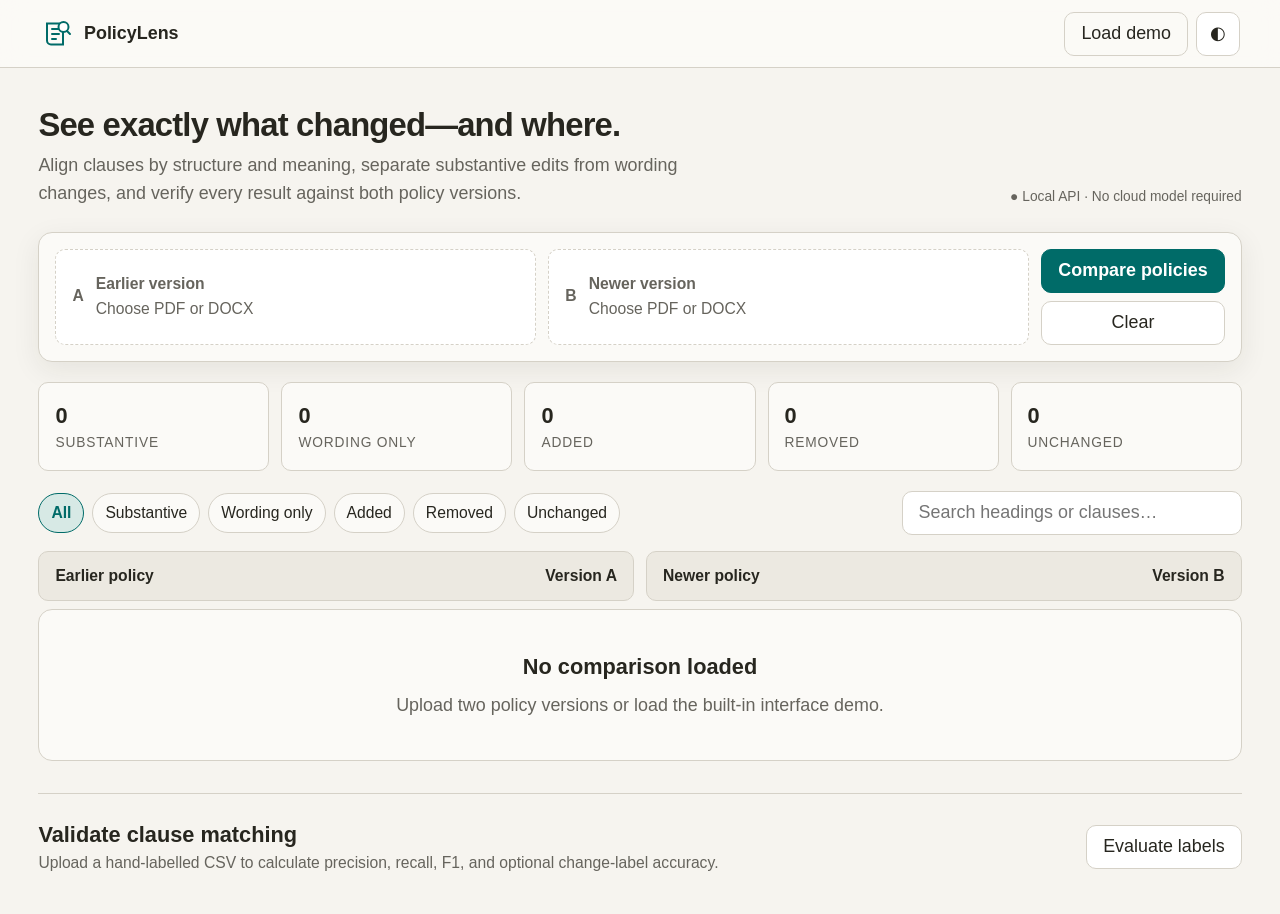
<file: frontend/policy-comparison.html>
<!doctype html>
<html lang="en" data-theme="light">
<head>
<meta charset="utf-8"><meta name="viewport" content="width=device-width,initial-scale=1">
<title>PolicyLens — Policy Comparison</title>
<link rel="preconnect" href="https://api.fontshare.com">
<link href="https://api.fontshare.com/v2/css?f[]=satoshi@400,500,700&f[]=general-sans@500,600,700&display=swap" rel="stylesheet">
<style>
/* Art direction: institutional review → calm, precise, evidence-first. Warm neutrals + ink teal. Dense but breathable. */
:root,[data-theme="light"]{--bg:#f6f4ef;--surface:#fbfaf7;--surface2:#fff;--offset:#ece9e1;--dynamic:#e2ded4;--border:#d5d1c7;--text:#27261f;--muted:#66645d;--faint:#8a877f;--primary:#006b68;--primary-hover:#005451;--primary-hi:#d7e9e5;--danger:#a13d3d;--danger-hi:#f3dddd;--warning:#9a5b14;--warning-hi:#f5e5ce;--success:#39734d;--success-hi:#dcebdd;--info:#356792;--info-hi:#dae7f2;--shadow:0 8px 28px rgb(38 34 23 / .08);--font-display:'General Sans','Helvetica Neue',sans-serif;--font-body:'Satoshi','Inter',sans-serif;--xs:clamp(.75rem,.7rem + .2vw,.875rem);--sm:clamp(.875rem,.82rem + .2vw,1rem);--base:clamp(1rem,.96rem + .2vw,1.125rem);--lg:clamp(1.125rem,1.04rem + .4vw,1.4rem);--xl:clamp(1.5rem,1.25rem + 1vw,2.1rem);--s1:.25rem;--s2:.5rem;--s3:.75rem;--s4:1rem;--s5:1.25rem;--s6:1.5rem;--s8:2rem;--s10:2.5rem;--r1:.375rem;--r2:.625rem;--r3:.875rem}
[data-theme="dark"]{--bg:#181816;--surface:#1e1e1b;--surface2:#252521;--offset:#2d2c27;--dynamic:#373630;--border:#47463f;--text:#e4e2da;--muted:#b5b2a9;--faint:#8f8c84;--primary:#67b9b1;--primary-hover:#83cbc4;--primary-hi:#263d39;--danger:#e58b87;--danger-hi:#482d2b;--warning:#e6b16c;--warning-hi:#493a26;--success:#89c99b;--success-hi:#2b4131;--info:#8bb7dd;--info-hi:#293b4c;--shadow:0 10px 30px rgb(0 0 0 / .3)}
*,*:before,*:after{box-sizing:border-box;margin:0;padding:0}html{scroll-behavior:smooth}body{min-height:100dvh;font-family:var(--font-body);font-size:var(--base);line-height:1.55;color:var(--text);background:var(--bg)}button,input{font:inherit;color:inherit}button{cursor:pointer}button:focus-visible,input:focus-visible{outline:2px solid var(--primary);outline-offset:2px}.skip{position:fixed;top:-100px;left:var(--s4);z-index:99;background:var(--text);color:var(--bg);padding:var(--s3)}.skip:focus{top:var(--s4)}
header{height:68px;display:flex;align-items:center;justify-content:space-between;padding:0 clamp(var(--s4),4vw,var(--s10));border-bottom:1px solid var(--border);background:color-mix(in oklab,var(--surface) 92%,transparent);backdrop-filter:blur(12px);position:sticky;top:0;z-index:20}.brand{display:flex;align-items:center;gap:var(--s3);font-family:var(--font-display);font-weight:700}.mark{width:32px;height:32px;color:var(--primary)}.header-actions{display:flex;gap:var(--s2)}.icon-btn,.btn{min-height:44px;border:1px solid var(--border);background:var(--surface2);border-radius:var(--r2);padding:0 var(--s4);display:inline-flex;align-items:center;justify-content:center;gap:var(--s2);transition:.18s ease}.icon-btn{width:44px;padding:0}.btn:hover,.icon-btn:hover{border-color:var(--primary);box-shadow:0 2px 8px rgb(0 0 0 / .06)}.btn.primary{background:var(--primary);border-color:var(--primary);color:#fff;font-weight:700}.btn.primary:hover{background:var(--primary-hover)}.btn.ghost{background:transparent}.btn:disabled{opacity:.55;cursor:not-allowed}
main{max-width:1520px;margin:auto;padding:clamp(var(--s5),3vw,var(--s10))}.intro{display:grid;grid-template-columns:1fr auto;gap:var(--s6);align-items:end;margin-bottom:var(--s6)}h1{font-family:var(--font-display);font-size:var(--xl);line-height:1.15;letter-spacing:-.025em}.lede{color:var(--muted);max-width:68ch;margin-top:var(--s2)}.privacy{font-size:var(--xs);color:var(--muted);display:flex;align-items:center;gap:var(--s2)}
.upload-shell{display:grid;grid-template-columns:1fr 1fr auto;gap:var(--s3);padding:var(--s4);background:var(--surface);border:1px solid var(--border);border-radius:var(--r3);box-shadow:var(--shadow);margin-bottom:var(--s5)}.upload{position:relative;min-height:92px;border:1px dashed var(--border);border-radius:var(--r2);padding:var(--s4);background:var(--surface2);display:flex;align-items:center;gap:var(--s3)}.upload input{position:absolute;inset:0;opacity:0;cursor:pointer}.upload strong,.upload span{display:block}.upload span{font-size:var(--sm);color:var(--muted);white-space:nowrap;overflow:hidden;text-overflow:ellipsis;max-width:34ch}.file-glyph{font-size:var(--lg);font-weight:700;color:var(--primary)}.action-stack{display:grid;gap:var(--s2);align-content:center}.notice{display:none;padding:var(--s3) var(--s4);border-radius:var(--r2);margin-bottom:var(--s4);font-size:var(--sm)}.notice.show{display:block}.notice.error{background:var(--danger-hi);color:var(--danger)}.notice.ok{background:var(--success-hi);color:var(--success)}
.stats{display:grid;grid-template-columns:repeat(5,1fr);gap:var(--s3);margin-bottom:var(--s5)}.stat{background:var(--surface);border:1px solid var(--border);border-radius:var(--r2);padding:var(--s4)}.stat b{font-family:var(--font-display);font-size:var(--lg);font-variant-numeric:tabular-nums}.stat span{display:block;color:var(--muted);font-size:var(--xs);text-transform:uppercase;letter-spacing:.06em}.toolbar{display:flex;justify-content:space-between;gap:var(--s4);align-items:center;margin-bottom:var(--s4)}.filters{display:flex;gap:var(--s2);flex-wrap:wrap}.chip{min-height:40px;border:1px solid var(--border);border-radius:999px;background:var(--surface);padding:0 var(--s3);font-size:var(--sm)}.chip.active{background:var(--primary-hi);border-color:var(--primary);color:var(--primary);font-weight:700}.search{min-height:44px;width:min(340px,100%);background:var(--surface2);border:1px solid var(--border);border-radius:var(--r2);padding:0 var(--s4)}
.compare-head,.change-grid{display:grid;grid-template-columns:minmax(0,1fr) minmax(0,1fr);gap:var(--s3)}.compare-head{position:sticky;top:68px;z-index:10;margin-bottom:var(--s2)}.doc-head{background:var(--offset);border:1px solid var(--border);border-radius:var(--r2);padding:var(--s3) var(--s4);font-size:var(--sm);font-weight:700;display:flex;justify-content:space-between}.change-list{display:grid;gap:var(--s3)}.change{background:var(--surface);border:1px solid var(--border);border-radius:var(--r3);overflow:hidden;content-visibility:auto}.change-top{display:flex;justify-content:space-between;gap:var(--s4);align-items:flex-start;padding:var(--s4);border-bottom:1px solid var(--border)}.change h2{font-family:var(--font-display);font-size:var(--lg)}.summary{font-size:var(--sm);color:var(--muted);margin-top:var(--s1)}.badge{white-space:nowrap;border-radius:999px;padding:var(--s1) var(--s3);font-size:var(--xs);font-weight:700}.badge.added{background:var(--success-hi);color:var(--success)}.badge.removed{background:var(--danger-hi);color:var(--danger)}.badge.substantive{background:var(--warning-hi);color:var(--warning)}.badge.wording{background:var(--info-hi);color:var(--info)}.badge.unchanged{background:var(--offset);color:var(--muted)}.pane{padding:var(--s4);min-height:138px}.pane:first-child{border-right:1px solid var(--border)}.clause-meta{display:flex;justify-content:space-between;gap:var(--s3);font-size:var(--xs);color:var(--muted);margin-bottom:var(--s3)}.clause-text{font-size:var(--sm);line-height:1.65}.citation{margin-top:var(--s3);display:inline-flex;align-items:center;gap:var(--s1);font-size:var(--xs);font-weight:700;color:var(--primary);background:var(--primary-hi);padding:var(--s1) var(--s2);border-radius:var(--r1)}.empty-pane{display:grid;place-content:center;color:var(--faint);font-size:var(--sm);text-align:center}.empty-state{text-align:center;background:var(--surface);border:1px solid var(--border);border-radius:var(--r3);padding:var(--s10);color:var(--muted)}.empty-state b{display:block;color:var(--text);font-size:var(--lg);margin-bottom:var(--s2)}.loading .change{height:210px;background:linear-gradient(90deg,var(--surface) 25%,var(--dynamic) 50%,var(--surface) 75%);background-size:200% 100%;animation:shimmer 1.4s infinite}@keyframes shimmer{to{background-position:-200% 0}}
.eval{margin-top:var(--s8);padding-top:var(--s6);border-top:1px solid var(--border);display:flex;justify-content:space-between;gap:var(--s4);align-items:center}.eval h2{font-size:var(--lg);font-family:var(--font-display)}.eval p{font-size:var(--sm);color:var(--muted)}.eval input{display:none}.eval-result{font-size:var(--sm);color:var(--primary);font-weight:700}
@media(max-width:820px){header{padding:0 var(--s4)}.intro{grid-template-columns:1fr}.privacy{display:none}.upload-shell{grid-template-columns:1fr}.stats{grid-template-columns:repeat(2,1fr)}.toolbar{align-items:stretch;flex-direction:column}.search{width:100%}.compare-head{display:none}.change-grid{grid-template-columns:1fr}.pane:first-child{border-right:0;border-bottom:1px solid var(--border)}.eval{align-items:flex-start;flex-direction:column}.header-actions .label{display:none}}@media(prefers-reduced-motion:reduce){*{animation:none!important;transition:none!important;scroll-behavior:auto!important}}
</style>
</head>
<body>
<a class="skip" href="#content">Skip to comparison</a>
<header><div class="brand"><svg class="mark" aria-label="PolicyLens logo" viewBox="0 0 32 32" fill="none"><path d="M7 5.5h12a4 4 0 0 1 4 4v17H11a4 4 0 0 1-4-4v-17Z" stroke="currentColor" stroke-width="2"/><path d="M12 11h7M12 16h7M12 21h4" stroke="currentColor" stroke-width="2" stroke-linecap="round"/><circle cx="23.5" cy="9" r="5" fill="var(--surface2)" stroke="currentColor" stroke-width="2"/><path d="m27 13 3 3" stroke="currentColor" stroke-width="2" stroke-linecap="round"/></svg><span>PolicyLens</span></div><div class="header-actions"><button id="demo" class="btn ghost"><span class="label">Load demo</span></button><button id="theme" class="icon-btn" aria-label="Switch color theme" title="Switch color theme">◐</button></div></header>
<main id="content">
<section class="intro"><div><h1>See exactly what changed—and where.</h1><p class="lede">Align clauses by structure and meaning, separate substantive edits from wording changes, and verify every result against both policy versions.</p></div><div class="privacy">● Local API · No cloud model required</div></section>
<section class="upload-shell" aria-label="Upload policy versions"><label class="upload"><input id="oldFile" type="file" accept=".pdf,.docx"><span class="file-glyph">A</span><span><strong>Earlier version</strong><span id="oldName">Choose PDF or DOCX</span></span></label><label class="upload"><input id="newFile" type="file" accept=".pdf,.docx"><span class="file-glyph">B</span><span><strong>Newer version</strong><span id="newName">Choose PDF or DOCX</span></span></label><div class="action-stack"><button id="compare" class="btn primary">Compare policies</button><button id="clear" class="btn">Clear</button></div></section>
<div id="notice" class="notice" role="status"></div>
<section id="stats" class="stats" aria-label="Change counts"></section>
<section class="toolbar"><div id="filters" class="filters" aria-label="Filter changes"></div><input id="search" class="search" type="search" placeholder="Search headings or clauses…" aria-label="Search changes"></section>
<div class="compare-head" aria-hidden="true"><div class="doc-head"><span id="oldHead">Earlier policy</span><span>Version A</span></div><div class="doc-head"><span id="newHead">Newer policy</span><span>Version B</span></div></div>
<section id="results" class="change-list" aria-live="polite"><div class="empty-state"><b>No comparison loaded</b>Upload two policy versions or load the built-in interface demo.</div></section>
<section class="eval"><div><h2>Validate clause matching</h2><p>Upload a hand-labelled CSV to calculate precision, recall, F1, and optional change-label accuracy.</p><div id="evalResult" class="eval-result"></div></div><label class="btn">Evaluate labels<input id="evalFile" type="file" accept=".csv"></label></section>
</main>
<script>
const API='http://localhost:8000';
const demoData={documents:{old:'Student Attendance Policy — 2024.docx',new:'Student Attendance Policy — 2026.docx'},counts:{added:1,removed:1,substantive:2,wording:1,unchanged:1},changes:[
{id:'1',status:'substantive',heading:'Attendance Requirement',score:.93,summary:'Substantive revision: replaces “80%” with “85%”.',old:{heading:'Attendance Requirement',text:'Students must attend at least 80% of scheduled instructional sessions to remain eligible for final assessment.',locator:'¶12–13'},new:{heading:'Attendance Requirement',text:'Students must attend at least 85% of scheduled instructional sessions to remain eligible for final assessment.',locator:'¶14–15'},citations:[{document:'Student Attendance Policy — 2024.docx',locator:'¶12–13'},{document:'Student Attendance Policy — 2026.docx',locator:'¶14–15'}]},
{id:'2',status:'wording',heading:'Notification',score:.89,summary:'Wording-only revision: replaces “inform the department promptly” with “promptly notify the department”.',old:{heading:'Notification',text:'A student should inform the department promptly when illness prevents attendance.',locator:'¶18'},new:{heading:'Notification',text:'A student should promptly notify the department when illness prevents attendance.',locator:'¶20'},citations:[{document:'Student Attendance Policy — 2024.docx',locator:'¶18'},{document:'Student Attendance Policy — 2026.docx',locator:'¶20'}]},
{id:'3',status:'substantive',heading:'Supporting Evidence',score:.86,summary:'Substantive revision: adds “within five working days”.',old:{heading:'Supporting Evidence',text:'Medical evidence must be submitted to the academic office.',locator:'¶21'},new:{heading:'Supporting Evidence',text:'Medical evidence must be submitted to the academic office within five working days.',locator:'¶24'},citations:[{document:'Student Attendance Policy — 2024.docx',locator:'¶21'},{document:'Student Attendance Policy — 2026.docx',locator:'¶24'}]},
{id:'4',status:'added',heading:'Accessibility Adjustments',score:null,summary:'Clause added in the newer version.',old:null,new:{heading:'Accessibility Adjustments',text:'Approved accessibility adjustments may modify how attendance is recorded without reducing required learning outcomes.',locator:'¶31–32'},citations:[{document:'Student Attendance Policy — 2026.docx',locator:'¶31–32'}]},
{id:'5',status:'removed',heading:'Paper Registers',score:null,summary:'Clause removed from the newer version.',old:{heading:'Paper Registers',text:'Teaching staff shall retain signed paper registers for two academic years.',locator:'¶28'},new:null,citations:[{document:'Student Attendance Policy — 2024.docx',locator:'¶28'}]},
{id:'6',status:'unchanged',heading:'Appeals',score:.97,summary:'No material or wording change detected.',old:{heading:'Appeals',text:'Students may appeal an attendance decision under the Academic Appeals Procedure.',locator:'¶35'},new:{heading:'Appeals',text:'Students may appeal an attendance decision under the Academic Appeals Procedure.',locator:'¶39'},citations:[{document:'Student Attendance Policy — 2024.docx',locator:'¶35'},{document:'Student Attendance Policy — 2026.docx',locator:'¶39'}]}
]};
let data=null,active='all';
const $=s=>document.querySelector(s); const esc=s=>(s??'').replace(/[&<>"']/g,c=>({'&':'&amp;','<':'&lt;','>':'&gt;','"':'&quot;',"'":'&#39;'}[c]));
function setNotice(msg,type='ok'){const n=$('#notice');n.textContent=msg;n.className='notice show '+type;setTimeout(()=>n.classList.remove('show'),5000)}
function stats(){const labels=[['substantive','Substantive'],['wording','Wording only'],['added','Added'],['removed','Removed'],['unchanged','Unchanged']];$('#stats').innerHTML=labels.map(([k,l])=>`<div class="stat"><b>${data?.counts?.[k]||0}</b><span>${l}</span></div>`).join('')}
function filters(){const fs=[['all','All'],['substantive','Substantive'],['wording','Wording only'],['added','Added'],['removed','Removed'],['unchanged','Unchanged']];$('#filters').innerHTML=fs.map(([k,l])=>`<button class="chip ${active===k?'active':''}" data-filter="${k}">${l}</button>`).join('');document.querySelectorAll('[data-filter]').forEach(b=>b.onclick=()=>{active=b.dataset.filter;filters();render()})}
function pane(c,side,doc){if(!c)return `<div class="pane empty-pane">No corresponding clause in this version</div>`;return `<div class="pane"><div class="clause-meta"><span>${side}</span><span>${esc(c.locator)}</span></div><p class="clause-text">${esc(c.text)}</p><span class="citation" title="Source citation">↗ ${esc(doc)} · ${esc(c.locator)}</span></div>`}
function render(){if(!data)return;const q=$('#search').value.toLowerCase();const rows=data.changes.filter(c=>(active==='all'||c.status===active)&&(`${c.heading} ${c.summary} ${c.old?.text||''} ${c.new?.text||''}`.toLowerCase().includes(q)));$('#results').innerHTML=rows.length?rows.map(c=>`<article class="change"><div class="change-top"><div><h2>${esc(c.heading)}</h2><p class="summary">${esc(c.summary)}${c.score!=null?` · Match ${Math.round(c.score*100)}%`:''}</p></div><span class="badge ${c.status}">${esc(c.status==='wording'?'Wording only':c.status[0].toUpperCase()+c.status.slice(1))}</span></div><div class="change-grid">${pane(c.old,'Earlier version',data.documents.old)}${pane(c.new,'Newer version',data.documents.new)}</div></article>`).join(''):`<div class="empty-state"><b>No matching results</b>Try another filter or search term.</div>`}
function load(d,msg){data=d;active='all';$('#oldHead').textContent=d.documents.old;$('#newHead').textContent=d.documents.new;stats();filters();render();if(msg)setNotice(msg)}
$('#demo').onclick=()=>load(demoData,'Demo loaded. Demo clauses are illustrative; upload real policies for analysis.');
$('#search').oninput=render;$('#oldFile').onchange=e=>$('#oldName').textContent=e.target.files[0]?.name||'Choose PDF or DOCX';$('#newFile').onchange=e=>$('#newName').textContent=e.target.files[0]?.name||'Choose PDF or DOCX';
$('#clear').onclick=()=>{data=null;$('#oldFile').value=$('#newFile').value='';$('#oldName').textContent=$('#newName').textContent='Choose PDF or DOCX';$('#stats').innerHTML=$('#filters').innerHTML='';$('#results').innerHTML='<div class="empty-state"><b>No comparison loaded</b>Upload two policy versions or load the built-in interface demo.</div>'};
$('#compare').onclick=async()=>{const a=$('#oldFile').files[0],b=$('#newFile').files[0];if(!a||!b)return setNotice('Choose both policy versions first.','error');const btn=$('#compare');btn.disabled=true;btn.textContent='Comparing…';$('#results').className='change-list loading';$('#results').innerHTML='<div class="change"></div><div class="change"></div>';try{const f=new FormData();f.append('old_file',a);f.append('new_file',b);const r=await fetch(API+'/api/compare',{method:'POST',body:f});const d=await r.json();if(!r.ok)throw new Error(d.detail||'Comparison failed');$('#results').className='change-list';load(d,`Compared ${d.extracted.old} earlier and ${d.extracted.new} newer clauses.`)}catch(e){$('#results').className='change-list';$('#results').innerHTML='<div class="empty-state"><b>Comparison unavailable</b>Start the FastAPI server, then try again.</div>';setNotice(e.message,'error')}finally{btn.disabled=false;btn.textContent='Compare policies'}};
$('#evalFile').onchange=async e=>{const file=e.target.files[0];if(!file)return;const f=new FormData();f.append('labels',file);try{const r=await fetch(API+'/api/evaluate',{method:'POST',body:f});const d=await r.json();if(!r.ok)throw new Error(d.detail||'Evaluation failed');$('#evalResult').textContent=`n=${d.n} · Precision ${d.precision} · Recall ${d.recall} · F1 ${d.f1}${d.classification_accuracy==null?'':` · Class accuracy ${d.classification_accuracy}`}`;}catch(err){setNotice(err.message,'error')}};
let theme=matchMedia('(prefers-color-scheme:dark)').matches?'dark':'light';document.documentElement.dataset.theme=theme;$('#theme').onclick=()=>{theme=theme==='dark'?'light':'dark';document.documentElement.dataset.theme=theme};
stats();filters();
</script>
</body></html>
</file>
